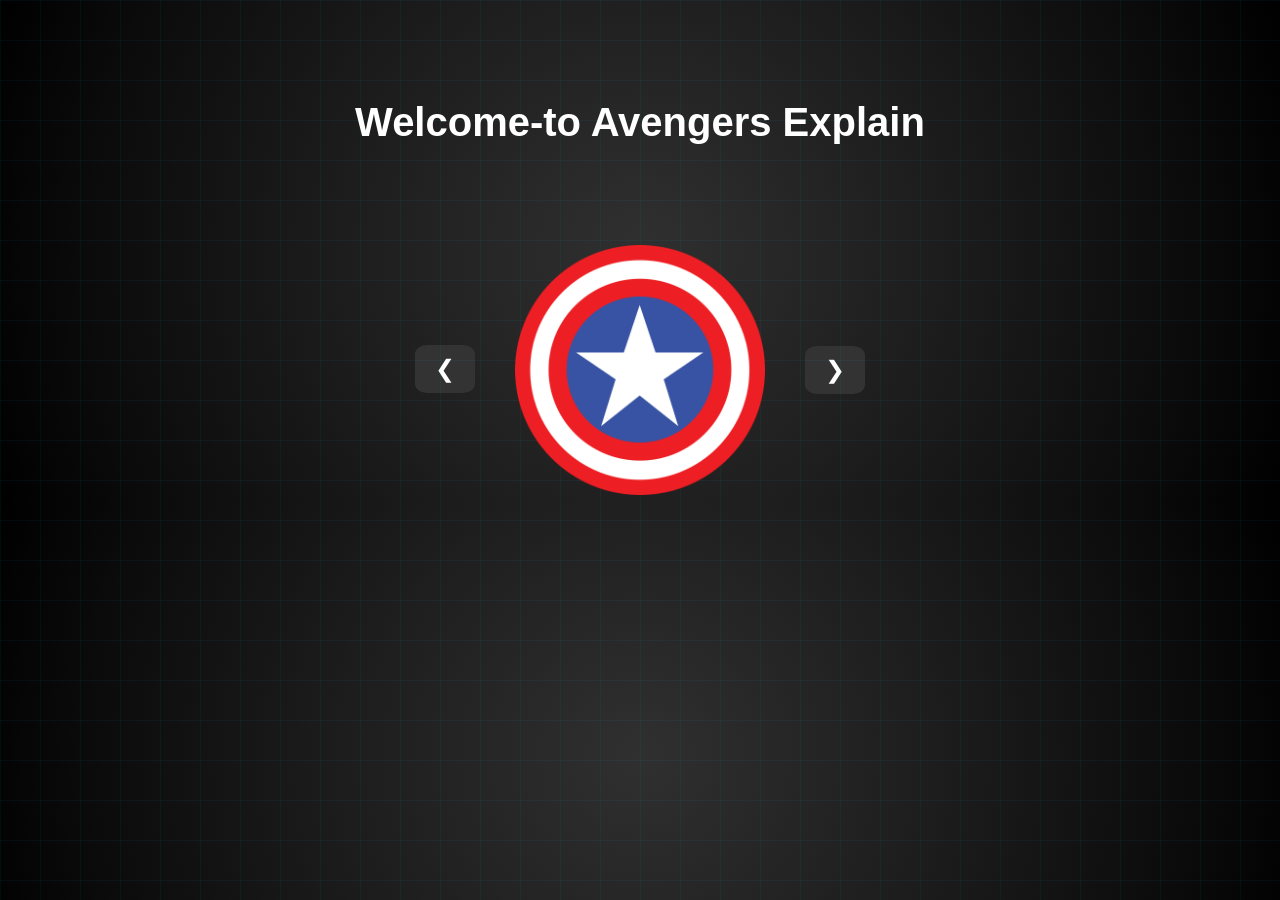
<file: index.html>
<!DOCTYPE html>
<html lang="pt-br">
<head>
  <meta charset="UTF-8">
  <meta name="viewport" content="width=device-width, initial-scale=1.0">
  <link rel="icon" type="image/png" href="icons8-vingadores.svg">
  <link rel="stylesheet" href="style.css">
  <title>Avengers Explain</title>
</head>
<body>
  <div class="welcome">
        <h1>Welcome-to Avengers Explain</h1>
  </div>
  <div class="homepage">
      <div class="carrossel-conteiner">
          <div class="esquerdo"><button class="btn-carrossel" id="btn-anterior">&#10094;</button></div>
          <div class="logos">
            <a href="./vingadores/capamerica.html"><img src="capamericalogo.png" alt="Capitão América" class="active"></a>
            <a href="./vingadores/gaviaoarq.html"><img src="gaviaoarqlogo.png" alt="gavião Arqueiro"></a>
            <a href="vingadores/hulk.html"><img src="hulklogo.png" alt="hulk"></a>
            <a href="./vingadores/spiderman.html"><img src="spiderlogo.png" alt="Homem-Aranha"></a>
            <a href="./vingadores/thor.html"><img src="thorlogo.png" alt="Thor"></a>
            <a href="./vingadores/viuvanegra.html"><img src="viuvanegralogo.png" alt="Viuva Negra"></a>
            <a href="./vingadores/ironman.html"><img src="ironmanhead.png" alt="Iron Man?"></a>
          </div>
          <div class="btn-direito"><button class="btn-carrossel" id="btn-proximo">&#10095;</button></div>
      </div>
  </div>
  <script src="script.js"></script>
</body>
</html>
</file>
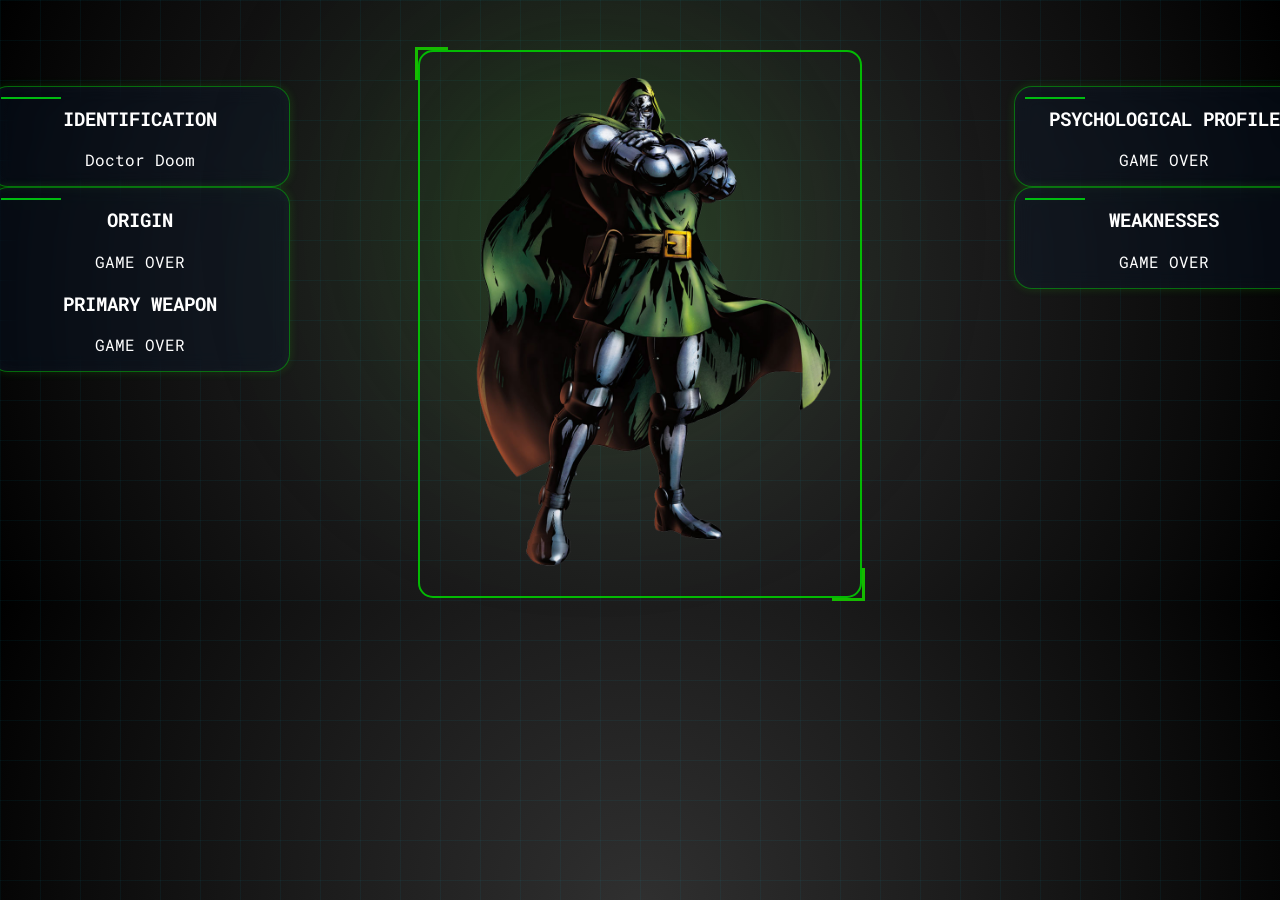
<file: doctor_doom/doom.html>
<!DOCTYPE html>
<html lang="en">
<head>
  <meta charset="UTF-8">
  <meta name="viewport" content="width=device-width, initial-scale=1.0">
  <link rel="preconnect" href="https://fonts.googleapis.com">
  <link rel="preconnect" href="https://fonts.gstatic.com" crossorigin>
  <link href="https://fonts.googleapis.com/css2?family=Roboto+Mono:ital,wght@0,100..700;1,100..700&display=swap" rel="stylesheet">
  <link rel="stylesheet" href="../doctor_doom/doom.css">
  <title>Captain America Explain</title>
</head>
<body>
  <div class="homepage">
    <div class="bll-esquerda">
      <div class="info-left">
        <div class="card-info">
          <h3>IDENTIFICATION</h3>

          <p>Doctor Doom</p>
        </div>
        <div class="card-info">
          <h3>ORIGIN</h3>
          <p class="origem">
            GAME OVER
          </p>
          <h3>PRIMARY WEAPON</h3>
          <p class="arma">
            GAME OVER
          </p>
        </div>
      </div>
    </div>
    <div class="logopers">
      <div class="scanner"><img src="doctordoom.png" alt="Homem de Ferro"></div>
    </div>
    <div class="bll-direita">
      <div class="info-right">
        <div class="card-info">
          <h3>PSYCHOLOGICAL PROFILE</h3>
          <p class="emocional">
            GAME OVER
      </div>
        <div class="card-info">
          <h3>WEAKNESSES</h3>
          <p class="fraqueza">
            GAME OVER
          </p>
        </div>
      </div>
    </div>
  </div>
</body>
</html>
</file>
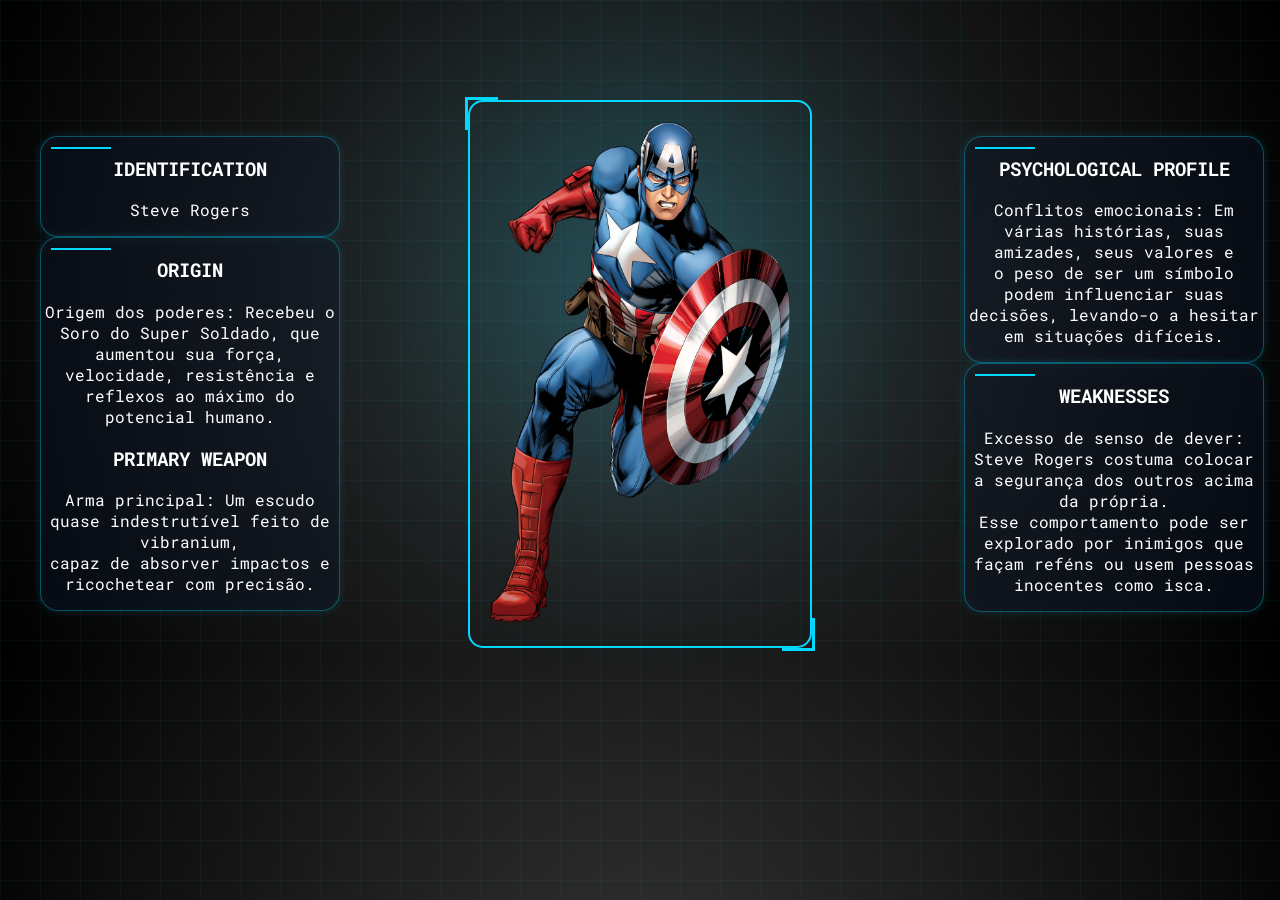
<file: vingadores/capamerica.html>
<!DOCTYPE html>
<html lang="en">
<head>
  <meta charset="UTF-8">
  <meta name="viewport" content="width=device-width, initial-scale=1.0">
  <link rel="preconnect" href="https://fonts.googleapis.com">
  <link rel="preconnect" href="https://fonts.gstatic.com" crossorigin>
  <link href="https://fonts.googleapis.com/css2?family=Roboto+Mono:ital,wght@0,100..700;1,100..700&display=swap" rel="stylesheet">
  <link rel="stylesheet" href="../vingadores_css/capamerica.css">
  <title>Captain America Explain</title>
</head>
<body>
  <div class="homepage">
    <div class="bll-esquerda">
      <div class="info-left">
        <div class="card-info">
          <h3>IDENTIFICATION</h3>

          <p>Steve Rogers</p>
        </div>
        <div class="card-info">
          <h3>ORIGIN</h3>
          <p class="origem">
            Origem dos poderes: Recebeu o Soro do Super Soldado, que aumentou sua força, 
            <br>velocidade, resistência e reflexos ao máximo do potencial humano.
          </p>
          <h3>PRIMARY WEAPON</h3>
          <p class="arma">
            Arma principal: Um escudo quase indestrutível feito de vibranium, 
            <br>capaz de absorver impactos e ricochetear com precisão.
          </p>
        </div>
      </div>
    </div>
    <div class="logopers">
      <div class="scanner"><img src="capamerica.png" alt="Captain America"></div>
    </div>
    <div class="bll-direita">
      <div class="info-right">
        <div class="card-info">
          <h3>PSYCHOLOGICAL PROFILE</h3>
          <p class="emocional">
            Conflitos emocionais: Em várias histórias, suas amizades, seus valores e 
            <br>o peso de ser um símbolo podem influenciar suas decisões, levando-o a hesitar em situações difíceis.
          </p>
      </div>
        <div class="card-info">
          <h3>WEAKNESSES</h3>
          <p class="fraqueza">
            Excesso de senso de dever: Steve Rogers costuma colocar a segurança dos outros acima da própria. 
            <br>Esse comportamento pode ser explorado por inimigos que façam reféns ou usem pessoas inocentes como isca.
          </p>
        </div>
      </div>
    </div>
  </div>
</body>
</html>
</file>
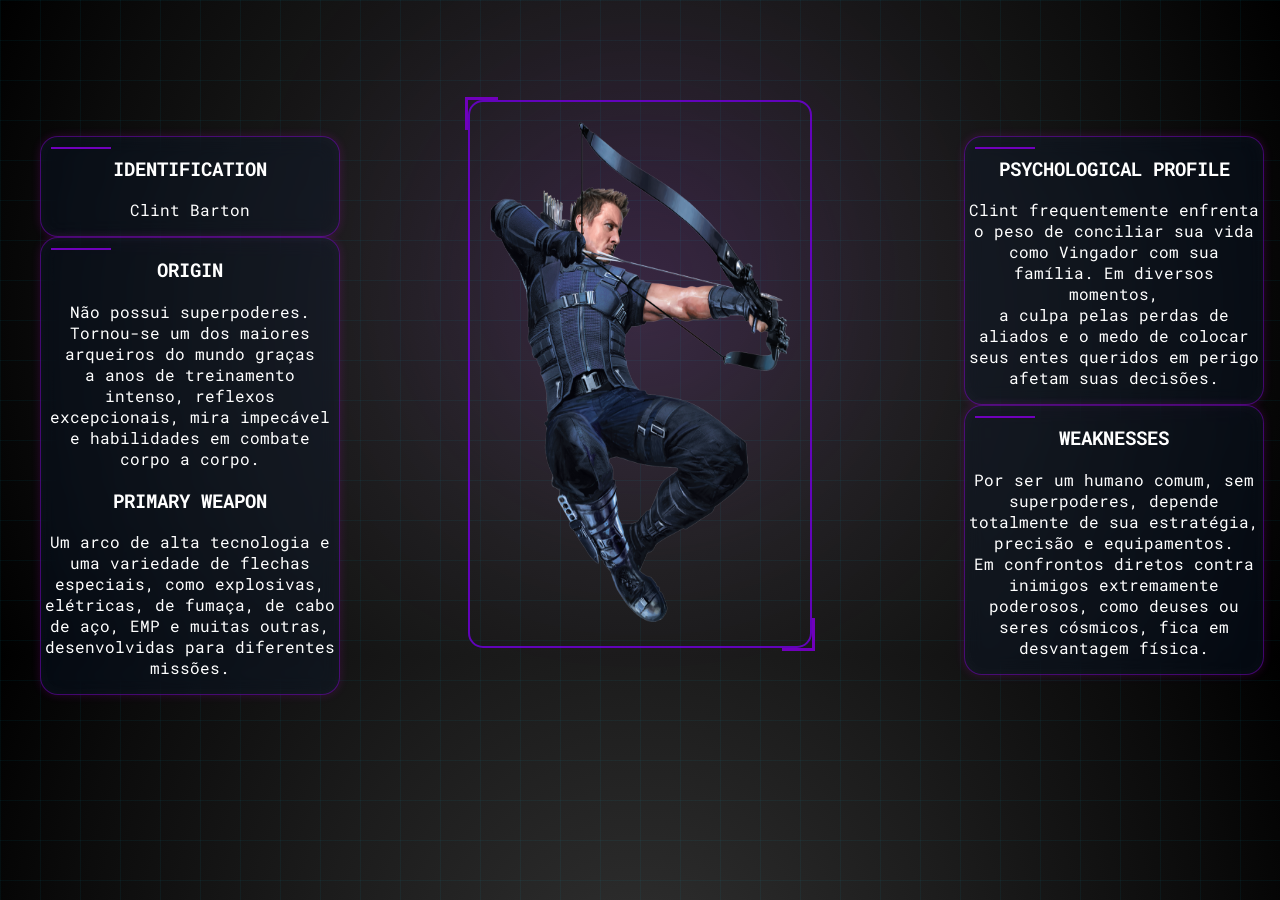
<file: vingadores/gaviaoarq.html>
<!DOCTYPE html>
<html lang="en">
<head>
  <meta charset="UTF-8">
  <meta name="viewport" content="width=device-width, initial-scale=1.0">
  <link rel="preconnect" href="https://fonts.googleapis.com">
  <link rel="preconnect" href="https://fonts.gstatic.com" crossorigin>
  <link href="https://fonts.googleapis.com/css2?family=Roboto+Mono:ital,wght@0,100..700;1,100..700&display=swap" rel="stylesheet">
  <link rel="stylesheet" href="../vingadores_css/gaviaoarq.css">
  <title>Captain America Explain</title>
</head>
<body>
  <div class="homepage">
    <div class="bll-esquerda">
      <div class="info-left">
        <div class="card-info">
          <h3>IDENTIFICATION</h3>

          <p>Clint Barton</p>
        </div>
        <div class="card-info">
          <h3>ORIGIN</h3>
          <p class="origem">
            Não possui superpoderes. Tornou-se um dos maiores arqueiros do mundo graças 
            <br>a anos de treinamento intenso, reflexos excepcionais, mira impecável e habilidades em combate corpo a corpo.
          </p>
          <h3>PRIMARY WEAPON</h3>
          <p class="arma">
            Um arco de alta tecnologia e uma variedade de flechas especiais, como explosivas, elétricas, de fumaça, de cabo 
            <br>de aço, EMP e muitas outras, desenvolvidas para diferentes missões.
          </p>
        </div>
      </div>
    </div>
    <div class="logopers">
      <div class="scanner"><img src="gaviaoarq.png" alt="gavião Arqueiro"></div>
    </div>
    <div class="bll-direita">
      <div class="info-right">
        <div class="card-info">
          <h3>PSYCHOLOGICAL PROFILE</h3>
          <p class="emocional">
            Clint frequentemente enfrenta o peso de conciliar sua vida como Vingador com sua família. Em diversos momentos, 
            <br>a culpa pelas perdas de aliados e o medo de colocar seus entes queridos em perigo afetam suas decisões.
      </div>
        <div class="card-info">
          <h3>WEAKNESSES</h3>
          <p class="fraqueza">
            Por ser um humano comum, sem superpoderes, depende totalmente de sua estratégia, precisão e equipamentos. 
            <br>Em confrontos diretos contra inimigos extremamente poderosos, como deuses ou seres cósmicos, fica em desvantagem física.
          </p>
        </div>
      </div>
    </div>
  </div>
</body>
</html>
</file>
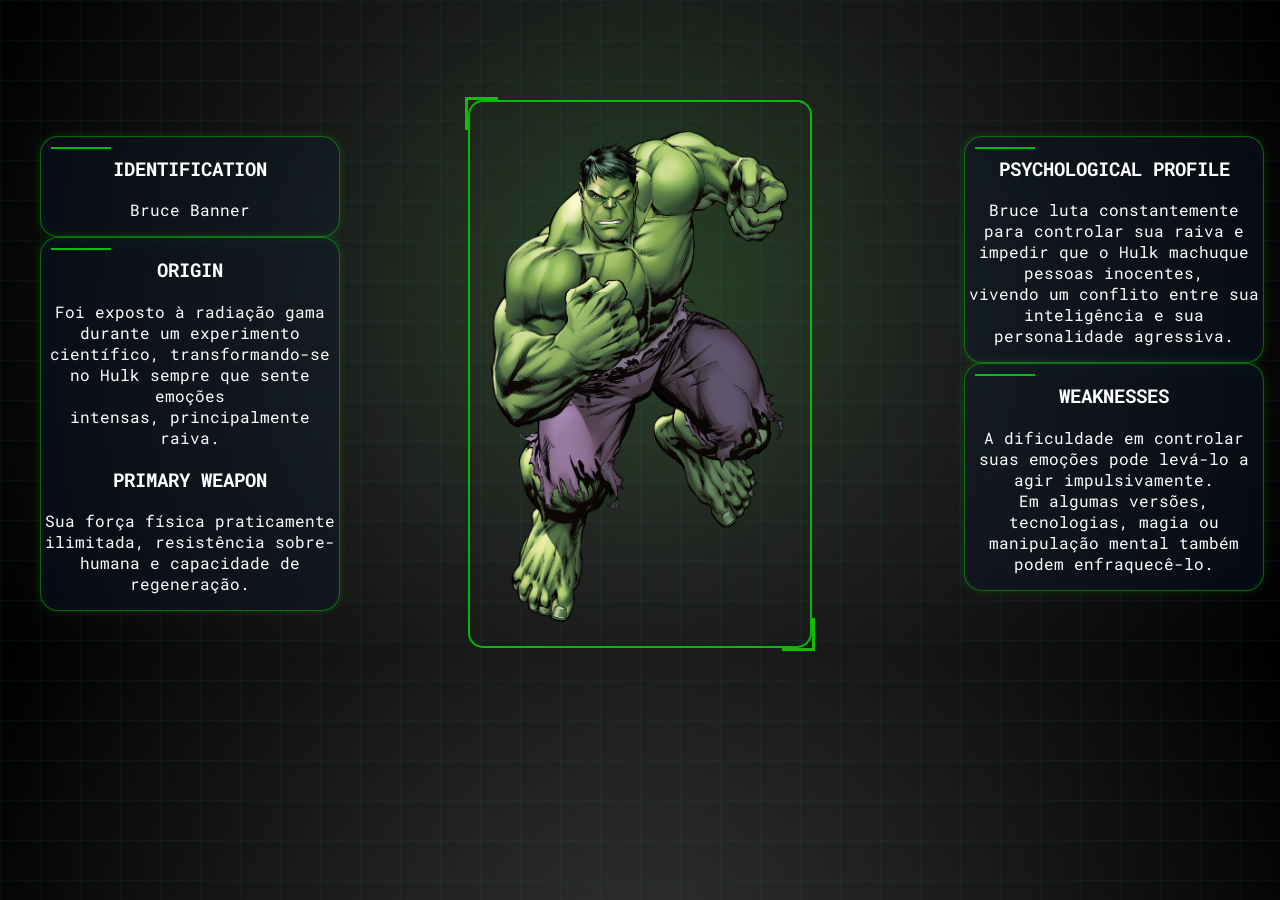
<file: vingadores/hulk.html>
<!DOCTYPE html>
<html lang="en">
<head>
  <meta charset="UTF-8">
  <meta name="viewport" content="width=device-width, initial-scale=1.0">
  <link rel="preconnect" href="https://fonts.googleapis.com">
  <link rel="preconnect" href="https://fonts.gstatic.com" crossorigin>
  <link href="https://fonts.googleapis.com/css2?family=Roboto+Mono:ital,wght@0,100..700;1,100..700&display=swap" rel="stylesheet">
  <link rel="stylesheet" href="../vingadores_css/hulk.css">
  <title>Captain America Explain</title>
</head>
<body>
  <div class="homepage">
    <div class="bll-esquerda">
      <div class="info-left">
        <div class="card-info">
          <h3>IDENTIFICATION</h3>

          <p>Bruce Banner</p>
        </div>
        <div class="card-info">
          <h3>ORIGIN</h3>
          <p class="origem">
            Foi exposto à radiação gama durante um experimento científico, transformando-se no Hulk sempre que sente emoções
          <br> intensas, principalmente raiva.
          </p>
          <h3>PRIMARY WEAPON</h3>
          <p class="arma">
            Sua força física praticamente ilimitada, resistência sobre-humana e capacidade de regeneração.
          </p>
        </div>
      </div>
    </div>
    <div class="logopers">
      <div class="scanner"><img src="hulk.png" alt="Hulk"></div>
    </div>
    <div class="bll-direita">
      <div class="info-right">
        <div class="card-info">
          <h3>PSYCHOLOGICAL PROFILE</h3>
          <p class="emocional">
            Bruce luta constantemente para controlar sua raiva e impedir que o Hulk machuque pessoas inocentes,
            <br> vivendo um conflito entre sua inteligência e sua personalidade agressiva.
      </div>
        <div class="card-info">
          <h3>WEAKNESSES</h3>
          <p class="fraqueza">
            A dificuldade em controlar suas emoções pode levá-lo a agir impulsivamente. 
            <br>Em algumas versões, tecnologias, magia ou manipulação mental também podem enfraquecê-lo.
          </p>
        </div>
      </div>
    </div>
  </div>
</body>
</html>
</file>
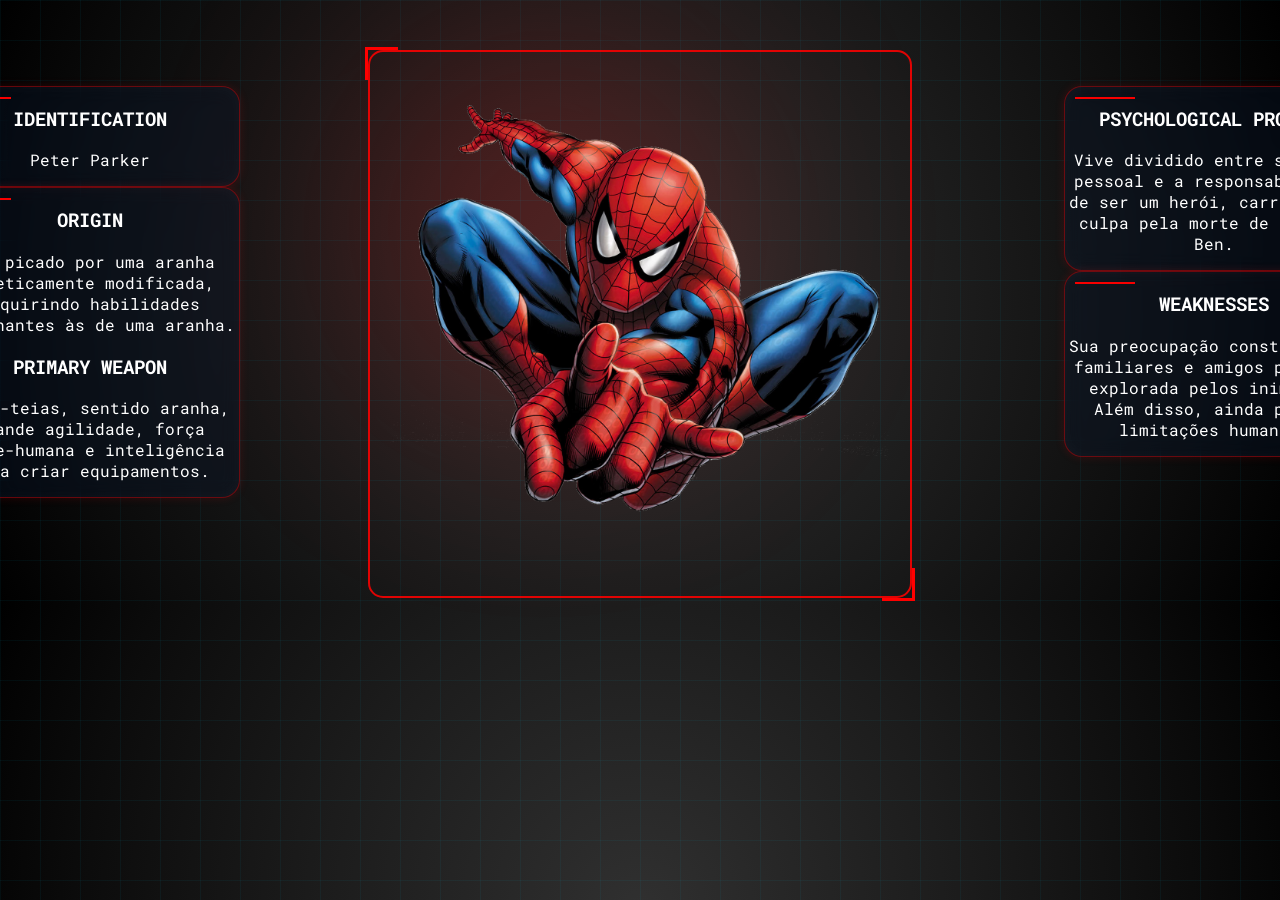
<file: vingadores/spiderman.html>
<!DOCTYPE html>
<html lang="en">
<head>
  <meta charset="UTF-8">
  <meta name="viewport" content="width=device-width, initial-scale=1.0">
  <link rel="preconnect" href="https://fonts.googleapis.com">
  <link rel="preconnect" href="https://fonts.gstatic.com" crossorigin>
  <link href="https://fonts.googleapis.com/css2?family=Roboto+Mono:ital,wght@0,100..700;1,100..700&display=swap" rel="stylesheet">
  <link rel="stylesheet" href="../vingadores_css/spiderman.css">
  <title>Captain America Explain</title>
</head>
<body>
  <div class="homepage">
    <div class="bll-esquerda">
      <div class="info-left">
        <div class="card-info">
          <h3>IDENTIFICATION</h3>

          <p>Peter Parker</p>
        </div>
        <div class="card-info">
          <h3>ORIGIN</h3>
          <p class="origem">
            Foi picado por uma aranha geneticamente modificada, adquirindo habilidades semelhantes às de uma aranha.
          </p>
          <h3>PRIMARY WEAPON</h3>
          <p class="arma">
            Lança-teias, sentido aranha, grande agilidade, força sobre-humana e inteligência para criar equipamentos.
          </p>
        </div>
      </div>
    </div>
    <div class="logopers">
      <div class="scanner"><img src="spiderman.png" alt="Homem-Aranha"></div>
    </div>
    <div class="bll-direita">
      <div class="info-right">
        <div class="card-info">
          <h3>PSYCHOLOGICAL PROFILE</h3>
          <p class="emocional">
            Vive dividido entre sua vida pessoal e a responsabilidade de ser um herói, carregando a culpa pela morte de seu tio Ben.
      </div>
        <div class="card-info">
          <h3>WEAKNESSES</h3>
          <p class="fraqueza">
            Sua preocupação constante com familiares e amigos pode ser explorada pelos inimigos. Além disso, ainda possui limitações humanas.
          </p>
        </div>
      </div>
    </div>
  </div>
</body>
</html>
</file>
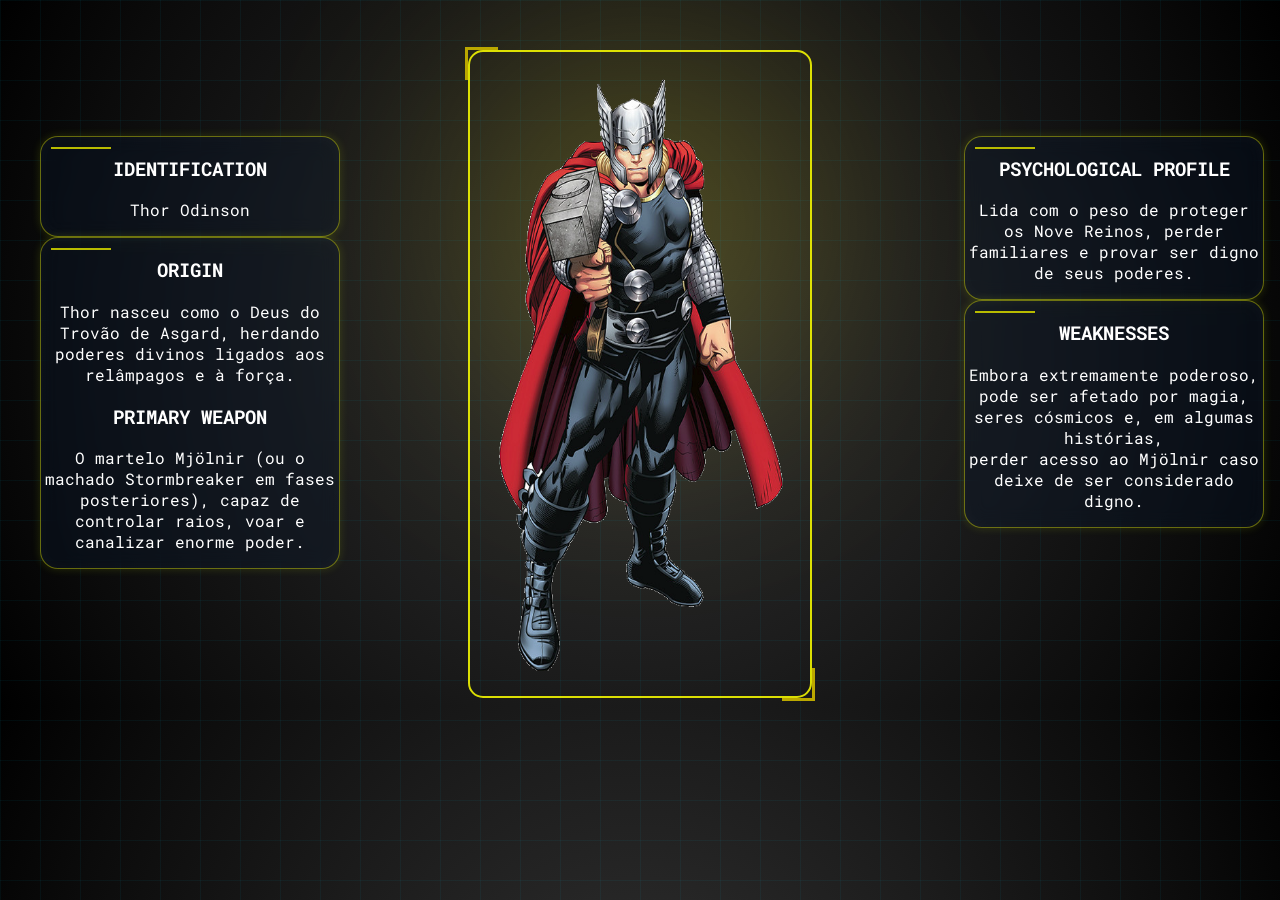
<file: vingadores/thor.html>
<!DOCTYPE html>
<html lang="en">
<head>
  <meta charset="UTF-8">
  <meta name="viewport" content="width=device-width, initial-scale=1.0">
  <link rel="preconnect" href="https://fonts.googleapis.com">
  <link rel="preconnect" href="https://fonts.gstatic.com" crossorigin>
  <link href="https://fonts.googleapis.com/css2?family=Roboto+Mono:ital,wght@0,100..700;1,100..700&display=swap" rel="stylesheet">
  <link rel="stylesheet" href="../vingadores_css/thor.css">
  <title>Captain America Explain</title>
</head>
<body>
  <div class="homepage">
    <div class="bll-esquerda">
      <div class="info-left">
        <div class="card-info">
          <h3>IDENTIFICATION</h3>

          <p>Thor Odinson</p>
        </div>
        <div class="card-info">
          <h3>ORIGIN</h3>
          <p class="origem">
            Thor nasceu como o Deus do Trovão de Asgard, herdando poderes divinos ligados aos relâmpagos e à força.
          </p>
          <h3>PRIMARY WEAPON</h3>
          <p class="arma">
            O martelo Mjölnir (ou o machado Stormbreaker em fases posteriores), capaz de controlar raios, voar e canalizar enorme poder.
          </p>
        </div>
      </div>
    </div>
    <div class="logopers">
      <div class="scanner"><img src="thor.png" alt="Thor"></div>
    </div>
    <div class="bll-direita">
      <div class="info-right">
        <div class="card-info">
          <h3>PSYCHOLOGICAL PROFILE</h3>
          <p class="emocional">
            Lida com o peso de proteger os Nove Reinos, perder familiares e provar ser digno de seus poderes.
      </div>
        <div class="card-info">
          <h3>WEAKNESSES</h3>
          <p class="fraqueza">
            Embora extremamente poderoso, pode ser afetado por magia, seres cósmicos e, em algumas histórias,
            <br> perder acesso ao Mjölnir caso deixe de ser considerado digno.
        </div>
      </div>
    </div>
  </div>
</body>
</html>
</file>
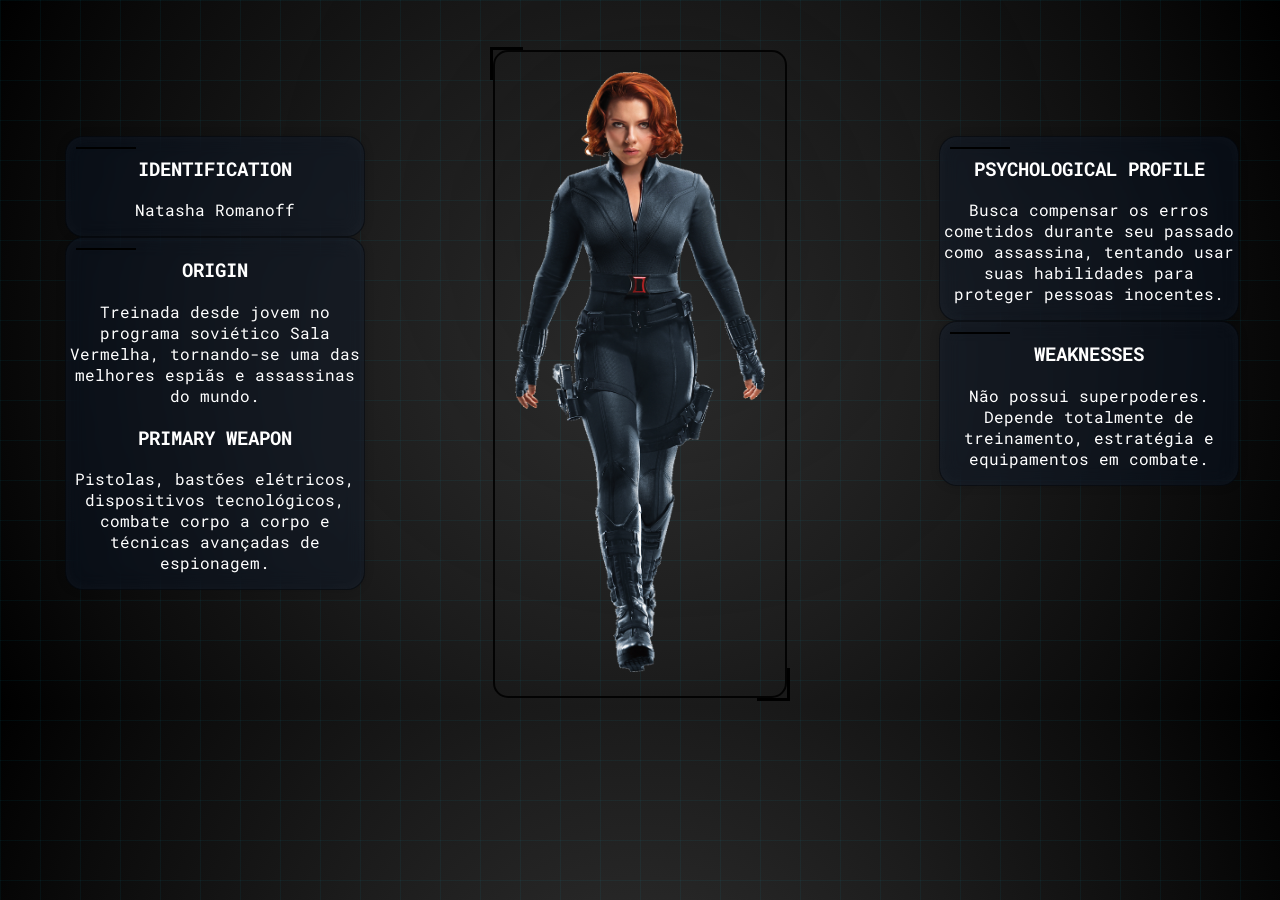
<file: vingadores/viuvanegra.html>
<!DOCTYPE html>
<html lang="en">
<head>
  <meta charset="UTF-8">
  <meta name="viewport" content="width=device-width, initial-scale=1.0">
  <link rel="preconnect" href="https://fonts.googleapis.com">
  <link rel="preconnect" href="https://fonts.gstatic.com" crossorigin>
  <link href="https://fonts.googleapis.com/css2?family=Roboto+Mono:ital,wght@0,100..700;1,100..700&display=swap" rel="stylesheet">
  <link rel="stylesheet" href="../vingadores_css/viuvanegra.css">
  <title>Captain America Explain</title>
</head>
<body>
  <div class="homepage">
    <div class="bll-esquerda">
      <div class="info-left">
        <div class="card-info">
          <h3>IDENTIFICATION</h3>

          <p>Natasha Romanoff</p>
        </div>
        <div class="card-info">
          <h3>ORIGIN</h3>
          <p class="origem">
            Treinada desde jovem no programa soviético Sala Vermelha, tornando-se uma das melhores espiãs e assassinas do mundo.
          </p>
          <h3>PRIMARY WEAPON</h3>
          <p class="arma">
            Pistolas, bastões elétricos, dispositivos tecnológicos, combate corpo a corpo e técnicas avançadas de espionagem.
          </p>
        </div>
      </div>
    </div>
    <div class="logopers">
      <div class="scanner"><img src="viuvanegra.png" alt="Viuva Negra"></div>
    </div>
    <div class="bll-direita">
      <div class="info-right">
        <div class="card-info">
          <h3>PSYCHOLOGICAL PROFILE</h3>
          <p class="emocional">
            Busca compensar os erros cometidos durante seu passado como assassina, tentando usar suas habilidades para proteger pessoas inocentes.
      </div>
        <div class="card-info">
          <h3>WEAKNESSES</h3>
          <p class="fraqueza">
            Não possui superpoderes. Depende totalmente de treinamento, estratégia e equipamentos em combate.
        </div>
      </div>
    </div>
  </div>
</body>
</html>
</file>
<file: style.css>
@keyframes surgirTitulo {
    from {
        opacity: 0;
        transform: translateY(-80px);
    }
    to {
        opacity: 1;
        transform: translateY(0);
    }
}

@keyframes surgirLogos {
    from {
        opacity: 0;
        transform: translateY(80px);
    }
    to {
        opacity: 1;
        transform: translateY(0);
    }
}

body {
  background: radial-gradient(circle at center,
        #303030 0%,
        #1c1c1c 45%,
        #0b0b0b 80%,
        #000 100%);
}

body::before{

    content:"";

    position:fixed;

    inset:0;

    background-image:

        linear-gradient(rgba(0,217,255,.05) 1px, transparent 1px),

        linear-gradient(90deg, rgba(0,217,255,.05) 1px, transparent 1px);

    background-size:40px 40px;

    pointer-events:none;
}

img {
    height: 200px;
    width: 200px;
}

.welcome {
    color: white;
    text-align: center;
    margin-top: 100px;
    font-size: 20px; 
    font-family: Arial, sans-serif;
    opacity: 0;
    transform: translateY(-80px);
    animation: surgirTitulo 1s ease-out forwards; 
}

.homepage {
    margin-top: 100px;
}

.esquerdo {
    height: 50px;
    width: 60px;
}

.direito {
    height: 50px;
    width: 60px;
}

.carrossel-conteiner {
    display: flex;
    flex-direction: row;
    flex-wrap: nowrap;
    justify-content: center;
    align-items: center;
    gap: 40px;
}

.logos {
    display: flex;
    justify-content: center;
    align-items: center;
    width: 250px;
    height: 250px;
    margin: 0;
    opacity: 0;
    transform: translateY(80px);
    animation: surgirLogos 1s ease-out forwards;
    animation-delay: 0.4s; 
}

.logos img {
    display: none;
    width: 250px;
    height: 250px;
    object-fit: contain;
}

.logos img.active {
    display: block;
}

.btn-carrossel {
    background-color: #333;
    color: white;
    border: none;
    font-size: 24px;
    padding: 10px 20px;
    cursor: pointer;
    border-radius: 20%;
    transition: background 0.3s ease;
}

.btn-carrossel:hover {
    background-color: #ff0000;
}

/* Configurações para telas de celular (até 768px de largura) */
@media (max-width: 768px) {
    .carrossel-conteiner {
        gap: 15px; /* Diminui o espaço entre os botões e a imagem */
    }

    .logos {
        width: 180px;  /* Reduz o tamanho do container no celular */
        height: 180px;
    }

    .logos img {
        width: 100%;   /* Faz a imagem ocupar o tamanho total do container */
        height: 100%;
    }

    .btn-carrossel {
        font-size: 18px; /* Diminui um pouco o tamanho dos botões */
        padding: 8px 15px;
    }
}
</file>
<file: doctor_doom/doom.css>
@keyframes surgirTitulo {
    from {
        opacity: 0;
        transform: translateY(-80px);
    }
    to {
        opacity: 1;
        transform: translateY(0);
    }
}

@keyframes surgirLogos {
    from {
        opacity: 0;
        transform: translateY(80px);
    }
    to {
        opacity: 1;
        transform: translateY(0);
    }
}

body {
  background: radial-gradient(circle at center,
        #303030 0%,
        #1c1c1c 45%,
        #0b0b0b 80%,
        #000 100%);
}

body::before{

    content:"";

    position:fixed;

    inset:0;

    background-image:

        linear-gradient(rgba(0,217,255,.05) 1px, transparent 1px),

        linear-gradient(90deg, rgba(0,217,255,.05) 1px, transparent 1px);

    background-size:40px 40px;

    pointer-events:none;
}

.homepage {
  margin-top: 50px;
  display: flex;
  flex-direction: row;
  flex-wrap: nowrap;
  justify-content: center;
  align-items: center;
  gap: 40px;
}

.logopers img {
  height: 500px;
  width: 400px;
}

.logopers{
    position:relative;
    opacity: 0;
    transform: translateY(-80px);
    animation: surgirTitulo 1s ease-out forwards; 
}

.logopers::before{

    content:"";

    position:absolute;

    width:350px;

    height:350px;

    background:#129606;

    border-radius:50%;

    filter:blur(120px);

    opacity:.25;

    z-index:-1;
}

.scanner{
    padding:20px;
    border:2px solid #00d300de;
    border-radius:15px;
    position:relative;
}

.scanner::before,
.scanner::after{
    content:"";
    position:absolute;
    width:30px;
    height:30px;
    border:3px solid #16bb00;
}

.scanner::before{
    top:-5px;
    left:-5px;
    border-right:none;
    border-bottom:none;
}

.scanner::after{
    bottom:-5px;
    right:-5px;
    border-top:none;
    border-left:none;
}

.card-info{
    background: rgba(10,25,47,.35);
    border:1px solid rgba(0, 255, 0, 0.39);

    backdrop-filter: blur(10px);

    box-shadow:
        0 0 10px rgba(51, 255, 0, 0.15),
        inset 0 0 15px rgba(255,255,255,.03);

    border-radius:18px;
    transform: translateY(80px);
    animation: surgirLogos 1s ease-out forwards;
    animation-delay: 0.4s; 
}

.card-info:hover{

    border-color:#25b800;

    box-shadow:
        0 0 15px #07c700,
        0 0 35px rgba(43, 255, 0, 0.35);
}

.card-info::before{

    content:"";

    position:absolute;

    top:10px;

    left:10px;

    width:60px;

    height:2px;

    background:#00bb10;
}

.bll-esquerda {
  height: 500px;
  width: 300px;
  display: flex;
  flex-direction: column;
  justify-content: space-between;
  margin-right: 100px;
  border-radius: 20px;
}

.bll-esquerda .info-left{
  height: 500px;
  width: 300px;
  border-radius: 20px;
  padding: 12px;
  color: white;
  text-align: center;
  font-size: 16px; 
  font-family: "Roboto Mono", monospace;
  font-optical-sizing: auto;
  font-style: normal;
}

.infos2 {
  color: white;
}

.infos3 {
  display: flex;
  flex-direction: column;
  justify-content: center;
  align-items: center;
}

.bll-direita {
  height: 500px;
  width: 300px;
  margin-left: 100px;
  border-radius: 20px;
  display: flex;
  flex-direction: column;
  justify-content: space-between;
}

.bll-direita .info-right{
  height: 500px;
  width: 300px;
  border-radius: 20px;
  padding: 12px;
  color: white;
  text-align: center;
  font-size: 16px; 
  font-family: "Roboto Mono", monospace;
  font-optical-sizing: auto;
  font-style: normal;
}

.infos4 {
  color: white;
  display: flex;
  flex-direction: column;
  justify-content: center;
  align-items: center;
  text-align: center;
  font-size: 16px; 
  font-family: "Roboto Mono", monospace;
  font-optical-sizing: auto;
  font-style: normal;
}

.infos5 {
  color: white;
  display: flex;
  flex-direction: column;
  justify-content: center;
  align-items: center;
  text-align: center;
  font-size: 16px; 
  font-family: "Roboto Mono", monospace;
  font-optical-sizing: auto;
  font-style: normal;
}


/* Configurações para telas de celular (até 900px de largura) */
@media (max-width: 900px) {
    .homepage {
        flex-direction: column; /* Muda o alinhamento de linha para coluna */
        padding: 20px;
        gap: 20px;
    }

    /* Remove as margens laterais que empurravam o conteúdo */
    .bll-esquerda, 
    .bll-direita {
        margin-left: 0;
        margin-right: 0;
        width: 100%;      /* Faz as caixas ocuparem a largura total da tela */
        height: auto;     /* Permite que a altura se ajuste ao texto */
    }

    .bll-esquerda .info-left,
    .bll-direita .info-right {
        width: 100%;
        height: auto;
        display: flex;
        flex-direction: column;
        gap: 20px;       /* Cria um espaçamento entre os cards */
    }

    .logopers img {
        width: 100%;     /* Faz a imagem do personagem se ajustar à tela */
        max-width: 300px; /* Impede que ela fique gigante */
        height: auto;
    }

    .logopers::before {
        width: 200px;    /* Diminui a bola brilhante de fundo para não vazar */
        height: 200px;
    }
}
</file>
<file: vingadores_css/capamerica.css>
body {
  background: radial-gradient(circle at center,
        #303030 0%,
        #1c1c1c 45%,
        #0b0b0b 80%,
        #000 100%);
}

body::before{

    content:"";

    position:fixed;

    inset:0;

    background-image:

        linear-gradient(rgba(0,217,255,.05) 1px, transparent 1px),

        linear-gradient(90deg, rgba(0,217,255,.05) 1px, transparent 1px);

    background-size:40px 40px;

    pointer-events:none;
}

.homepage {
  margin-top: 100px;
  display: flex;
  flex-direction: row;
  flex-wrap: nowrap;
  justify-content: center;
  align-items: center;
  gap: 40px;
}

.logopers img {
  height: 500px;
  width: 300px;
}

.logopers{

    position:relative;
}

.logopers::before{

    content:"";

    position:absolute;

    width:350px;

    height:350px;

    background:#00d9ff;

    border-radius:50%;

    filter:blur(120px);

    opacity:.25;

    z-index:-1;
}

.scanner{
    padding:20px;
    border:2px solid #00d9ff;
    border-radius:15px;
    position:relative;
}

.scanner::before,
.scanner::after{
    content:"";
    position:absolute;
    width:30px;
    height:30px;
    border:3px solid #00d9ff;
}

.scanner::before{
    top:-5px;
    left:-5px;
    border-right:none;
    border-bottom:none;
}

.scanner::after{
    bottom:-5px;
    right:-5px;
    border-top:none;
    border-left:none;
}

.card-info{
    background: rgba(10,25,47,.35);
    border:1px solid rgba(0,217,255,.35);

    backdrop-filter: blur(10px);

    box-shadow:
        0 0 10px rgba(0,217,255,.15),
        inset 0 0 15px rgba(255,255,255,.03);

    border-radius:18px;
}

.card-info:hover{

    border-color:#00d9ff;

    box-shadow:
        0 0 15px #00d9ff,
        0 0 35px rgba(0,217,255,.35);
}

.card-info::before{

    content:"";

    position:absolute;

    top:10px;

    left:10px;

    width:60px;

    height:2px;

    background:#00d9ff;
}

.bll-esquerda {
  height: 500px;
  width: 300px;
  display: flex;
  flex-direction: column;
  justify-content: space-between;
  margin-right: 100px;
  border-radius: 20px;
}

.bll-esquerda .info-left{
  height: 500px;
  width: 300px;
  border-radius: 20px;
  padding: 12px;
  color: white;
  text-align: center;
  font-size: 16px; 
  font-family: "Roboto Mono", monospace;
  font-optical-sizing: auto;
  font-style: normal;
}

.infos2 {
  color: white;
}

.infos3 {
  display: flex;
  flex-direction: column;
  justify-content: center;
  align-items: center;
}

.bll-direita {
  height: 500px;
  width: 300px;
  margin-left: 100px;
  border-radius: 20px;
  display: flex;
  flex-direction: column;
  justify-content: space-between;
}

.bll-direita .info-right{
  height: 500px;
  width: 300px;
  border-radius: 20px;
  padding: 12px;
  color: white;
  text-align: center;
  font-size: 16px; 
  font-family: "Roboto Mono", monospace;
  font-optical-sizing: auto;
  font-style: normal;
}

.infos4 {
  color: white;
  display: flex;
  flex-direction: column;
  justify-content: center;
  align-items: center;
  text-align: center;
  font-size: 16px; 
  font-family: "Roboto Mono", monospace;
  font-optical-sizing: auto;
  font-style: normal;
}

.infos5 {
  color: white;
  display: flex;
  flex-direction: column;
  justify-content: center;
  align-items: center;
  text-align: center;
  font-size: 16px; 
  font-family: "Roboto Mono", monospace;
  font-optical-sizing: auto;
  font-style: normal;
}
</file>
<file: vingadores_css/gaviaoarq.css>
body {
  background: radial-gradient(circle at center,
        #303030 0%,
        #1c1c1c 45%,
        #0b0b0b 80%,
        #000 100%);
}

body::before{

    content:"";

    position:fixed;

    inset:0;

    background-image:

        linear-gradient(rgba(0,217,255,.05) 1px, transparent 1px),

        linear-gradient(90deg, rgba(0,217,255,.05) 1px, transparent 1px);

    background-size:40px 40px;

    pointer-events:none;
}

.homepage {
  margin-top: 100px;
  display: flex;
  flex-direction: row;
  flex-wrap: nowrap;
  justify-content: center;
  align-items: center;
  gap: 40px;
}

.logopers img {
  height: 500px;
  width: 300px;
}

.logopers{

    position:relative;
}

.logopers::before{

    content:"";

    position:absolute;

    width:350px;

    height:350px;

    background:#610696;

    border-radius:50%;

    filter:blur(120px);

    opacity:.25;

    z-index:-1;
}

.scanner{
    padding:20px;
    border:2px solid #6d00d3de;
    border-radius:15px;
    position:relative;
}

.scanner::before,
.scanner::after{
    content:"";
    position:absolute;
    width:30px;
    height:30px;
    border:3px solid #7000bb;
}

.scanner::before{
    top:-5px;
    left:-5px;
    border-right:none;
    border-bottom:none;
}

.scanner::after{
    bottom:-5px;
    right:-5px;
    border-top:none;
    border-left:none;
}

.card-info{
    background: rgba(10,25,47,.35);
    border:1px solid rgba(162, 0, 255, 0.39);

    backdrop-filter: blur(10px);

    box-shadow:
        0 0 10px rgba(255, 0, 255, 0.15),
        inset 0 0 15px rgba(255,255,255,.03);

    border-radius:18px;
}

.card-info:hover{

    border-color:#6e00b8;

    box-shadow:
        0 0 15px #7700c7,
        0 0 35px rgba(0,217,255,.35);
}

.card-info::before{

    content:"";

    position:absolute;

    top:10px;

    left:10px;

    width:60px;

    height:2px;

    background:#7000bb;
}

.bll-esquerda {
  height: 500px;
  width: 300px;
  display: flex;
  flex-direction: column;
  justify-content: space-between;
  margin-right: 100px;
  border-radius: 20px;
}

.bll-esquerda .info-left{
  height: 500px;
  width: 300px;
  border-radius: 20px;
  padding: 12px;
  color: white;
  text-align: center;
  font-size: 16px; 
  font-family: "Roboto Mono", monospace;
  font-optical-sizing: auto;
  font-style: normal;
}

.infos2 {
  color: white;
}

.infos3 {
  display: flex;
  flex-direction: column;
  justify-content: center;
  align-items: center;
}

.bll-direita {
  height: 500px;
  width: 300px;
  margin-left: 100px;
  border-radius: 20px;
  display: flex;
  flex-direction: column;
  justify-content: space-between;
}

.bll-direita .info-right{
  height: 500px;
  width: 300px;
  border-radius: 20px;
  padding: 12px;
  color: white;
  text-align: center;
  font-size: 16px; 
  font-family: "Roboto Mono", monospace;
  font-optical-sizing: auto;
  font-style: normal;
}

.infos4 {
  color: white;
  display: flex;
  flex-direction: column;
  justify-content: center;
  align-items: center;
  text-align: center;
  font-size: 16px; 
  font-family: "Roboto Mono", monospace;
  font-optical-sizing: auto;
  font-style: normal;
}

.infos5 {
  color: white;
  display: flex;
  flex-direction: column;
  justify-content: center;
  align-items: center;
  text-align: center;
  font-size: 16px; 
  font-family: "Roboto Mono", monospace;
  font-optical-sizing: auto;
  font-style: normal;
}


/* Configurações para telas de celular (até 900px de largura) */
@media (max-width: 900px) {
    .homepage {
        flex-direction: column; /* Muda o alinhamento de linha para coluna */
        padding: 20px;
        gap: 20px;
    }

    /* Remove as margens laterais que empurravam o conteúdo */
    .bll-esquerda, 
    .bll-direita {
        margin-left: 0;
        margin-right: 0;
        width: 100%;      /* Faz as caixas ocuparem a largura total da tela */
        height: auto;     /* Permite que a altura se ajuste ao texto */
    }

    .bll-esquerda .info-left,
    .bll-direita .info-right {
        width: 100%;
        height: auto;
        display: flex;
        flex-direction: column;
        gap: 20px;       /* Cria um espaçamento entre os cards */
    }

    .logopers img {
        width: 100%;     /* Faz a imagem do personagem se ajustar à tela */
        max-width: 300px; /* Impede que ela fique gigante */
        height: auto;
    }

    .logopers::before {
        width: 200px;    /* Diminui a bola brilhante de fundo para não vazar */
        height: 200px;
    }
}
</file>
<file: vingadores_css/hulk.css>
body {
  background: radial-gradient(circle at center,
        #303030 0%,
        #1c1c1c 45%,
        #0b0b0b 80%,
        #000 100%);
}

body::before{

    content:"";

    position:fixed;

    inset:0;

    background-image:

        linear-gradient(rgba(0,217,255,.05) 1px, transparent 1px),

        linear-gradient(90deg, rgba(0,217,255,.05) 1px, transparent 1px);

    background-size:40px 40px;

    pointer-events:none;
}

.homepage {
  margin-top: 100px;
  display: flex;
  flex-direction: row;
  flex-wrap: nowrap;
  justify-content: center;
  align-items: center;
  gap: 40px;
}

.logopers img {
  height: 500px;
  width: 300px;
}

.logopers{

    position:relative;
}

.logopers::before{

    content:"";

    position:absolute;

    width:350px;

    height:350px;

    background:#129606;

    border-radius:50%;

    filter:blur(120px);

    opacity:.25;

    z-index:-1;
}

.scanner{
    padding:20px;
    border:2px solid #00d300de;
    border-radius:15px;
    position:relative;
}

.scanner::before,
.scanner::after{
    content:"";
    position:absolute;
    width:30px;
    height:30px;
    border:3px solid #16bb00;
}

.scanner::before{
    top:-5px;
    left:-5px;
    border-right:none;
    border-bottom:none;
}

.scanner::after{
    bottom:-5px;
    right:-5px;
    border-top:none;
    border-left:none;
}

.card-info{
    background: rgba(10,25,47,.35);
    border:1px solid rgba(0, 255, 0, 0.39);

    backdrop-filter: blur(10px);

    box-shadow:
        0 0 10px rgba(51, 255, 0, 0.15),
        inset 0 0 15px rgba(255,255,255,.03);

    border-radius:18px;
}

.card-info:hover{

    border-color:#25b800;

    box-shadow:
        0 0 15px #07c700,
        0 0 35px rgba(43, 255, 0, 0.35);
}

.card-info::before{

    content:"";

    position:absolute;

    top:10px;

    left:10px;

    width:60px;

    height:2px;

    background:#00bb10;
}

.bll-esquerda {
  height: 500px;
  width: 300px;
  display: flex;
  flex-direction: column;
  justify-content: space-between;
  margin-right: 100px;
  border-radius: 20px;
}

.bll-esquerda .info-left{
  height: 500px;
  width: 300px;
  border-radius: 20px;
  padding: 12px;
  color: white;
  text-align: center;
  font-size: 16px; 
  font-family: "Roboto Mono", monospace;
  font-optical-sizing: auto;
  font-style: normal;
}

.infos2 {
  color: white;
}

.infos3 {
  display: flex;
  flex-direction: column;
  justify-content: center;
  align-items: center;
}

.bll-direita {
  height: 500px;
  width: 300px;
  margin-left: 100px;
  border-radius: 20px;
  display: flex;
  flex-direction: column;
  justify-content: space-between;
}

.bll-direita .info-right{
  height: 500px;
  width: 300px;
  border-radius: 20px;
  padding: 12px;
  color: white;
  text-align: center;
  font-size: 16px; 
  font-family: "Roboto Mono", monospace;
  font-optical-sizing: auto;
  font-style: normal;
}

.infos4 {
  color: white;
  display: flex;
  flex-direction: column;
  justify-content: center;
  align-items: center;
  text-align: center;
  font-size: 16px; 
  font-family: "Roboto Mono", monospace;
  font-optical-sizing: auto;
  font-style: normal;
}

.infos5 {
  color: white;
  display: flex;
  flex-direction: column;
  justify-content: center;
  align-items: center;
  text-align: center;
  font-size: 16px; 
  font-family: "Roboto Mono", monospace;
  font-optical-sizing: auto;
  font-style: normal;
}


/* Configurações para telas de celular (até 900px de largura) */
@media (max-width: 900px) {
    .homepage {
        flex-direction: column; /* Muda o alinhamento de linha para coluna */
        padding: 20px;
        gap: 20px;
    }

    /* Remove as margens laterais que empurravam o conteúdo */
    .bll-esquerda, 
    .bll-direita {
        margin-left: 0;
        margin-right: 0;
        width: 100%;      /* Faz as caixas ocuparem a largura total da tela */
        height: auto;     /* Permite que a altura se ajuste ao texto */
    }

    .bll-esquerda .info-left,
    .bll-direita .info-right {
        width: 100%;
        height: auto;
        display: flex;
        flex-direction: column;
        gap: 20px;       /* Cria um espaçamento entre os cards */
    }

    .logopers img {
        width: 100%;     /* Faz a imagem do personagem se ajustar à tela */
        max-width: 300px; /* Impede que ela fique gigante */
        height: auto;
    }

    .logopers::before {
        width: 200px;    /* Diminui a bola brilhante de fundo para não vazar */
        height: 200px;
    }
}
</file>
<file: vingadores_css/spiderman.css>
body {
  background: radial-gradient(circle at center,
        #303030 0%,
        #1c1c1c 45%,
        #0b0b0b 80%,
        #000 100%);
}

body::before{

    content:"";

    position:fixed;

    inset:0;

    background-image:

        linear-gradient(rgba(0,217,255,.05) 1px, transparent 1px),

        linear-gradient(90deg, rgba(0,217,255,.05) 1px, transparent 1px);

    background-size:40px 40px;

    pointer-events:none;
}

.homepage {
  margin-top: 50px;
  display: flex;
  flex-direction: row;
  flex-wrap: nowrap;
  justify-content: center;
  align-items: center;
  gap: 40px;
}

.logopers img {
  height: 500px;
  width: 500px;
}

.logopers{

    position:relative;
}

.logopers::before{

    content:"";

    position:absolute;

    width:350px;

    height:350px;

    background:#fa0303;

    border-radius:50%;

    filter:blur(120px);

    opacity:.25;

    z-index:-1;
}

.scanner{
    padding:20px;
    border:2px solid #ff0000de;
    border-radius:15px;
    position:relative;
}

.scanner::before,
.scanner::after{
    content:"";
    position:absolute;
    width:30px;
    height:30px;
    border:3px solid #ff0000;
}

.scanner::before{
    top:-5px;
    left:-5px;
    border-right:none;
    border-bottom:none;
}

.scanner::after{
    bottom:-5px;
    right:-5px;
    border-top:none;
    border-left:none;
}

.card-info{
    background: rgba(10,25,47,.35);
    border:1px solid rgba(255, 0, 0, 0.39);

    backdrop-filter: blur(10px);

    box-shadow:
        0 0 10px rgba(255, 4, 4, 0.15),
        inset 0 0 15px rgba(255,255,255,.03);

    border-radius:18px;
}

.card-info:hover{

    border-color:#ff0000;

    box-shadow:
        0 0 15px #ff0000,
        0 0 35px rgba(255, 0, 0, 0.35);
}

.card-info::before{

    content:"";

    position:absolute;

    top:10px;

    left:10px;

    width:60px;

    height:2px;

    background:#f80000;
}

.bll-esquerda {
  height: 500px;
  width: 300px;
  display: flex;
  flex-direction: column;
  justify-content: space-between;
  margin-right: 100px;
  border-radius: 20px;
}

.bll-esquerda .info-left{
  height: 500px;
  width: 300px;
  border-radius: 20px;
  padding: 12px;
  color: white;
  text-align: center;
  font-size: 16px; 
  font-family: "Roboto Mono", monospace;
  font-optical-sizing: auto;
  font-style: normal;
}

.infos2 {
  color: white;
}

.infos3 {
  display: flex;
  flex-direction: column;
  justify-content: center;
  align-items: center;
}

.bll-direita {
  height: 500px;
  width: 300px;
  margin-left: 100px;
  border-radius: 20px;
  display: flex;
  flex-direction: column;
  justify-content: space-between;
}

.bll-direita .info-right{
  height: 500px;
  width: 300px;
  border-radius: 20px;
  padding: 12px;
  color: white;
  text-align: center;
  font-size: 16px; 
  font-family: "Roboto Mono", monospace;
  font-optical-sizing: auto;
  font-style: normal;
}

.infos4 {
  color: white;
  display: flex;
  flex-direction: column;
  justify-content: center;
  align-items: center;
  text-align: center;
  font-size: 16px; 
  font-family: "Roboto Mono", monospace;
  font-optical-sizing: auto;
  font-style: normal;
}

.infos5 {
  color: white;
  display: flex;
  flex-direction: column;
  justify-content: center;
  align-items: center;
  text-align: center;
  font-size: 16px; 
  font-family: "Roboto Mono", monospace;
  font-optical-sizing: auto;
  font-style: normal;
}


/* Configurações para telas de celular (até 900px de largura) */
@media (max-width: 900px) {
    .homepage {
        flex-direction: column; /* Muda o alinhamento de linha para coluna */
        padding: 20px;
        gap: 20px;
    }

    /* Remove as margens laterais que empurravam o conteúdo */
    .bll-esquerda, 
    .bll-direita {
        margin-left: 0;
        margin-right: 0;
        width: 100%;      /* Faz as caixas ocuparem a largura total da tela */
        height: auto;     /* Permite que a altura se ajuste ao texto */
    }

    .bll-esquerda .info-left,
    .bll-direita .info-right {
        width: 100%;
        height: auto;
        display: flex;
        flex-direction: column;
        gap: 20px;       /* Cria um espaçamento entre os cards */
    }

    .logopers img {
        width: 100%;     /* Faz a imagem do personagem se ajustar à tela */
        max-width: 300px; /* Impede que ela fique gigante */
        height: auto;
    }

    .logopers::before {
        width: 200px;    /* Diminui a bola brilhante de fundo para não vazar */
        height: 200px;
    }
}
</file>
<file: vingadores_css/thor.css>
body {
  background: radial-gradient(circle at center,
        #303030 0%,
        #1c1c1c 45%,
        #0b0b0b 80%,
        #000 100%);
}

body::before{

    content:"";

    position:fixed;

    inset:0;

    background-image:

        linear-gradient(rgba(0,217,255,.05) 1px, transparent 1px),

        linear-gradient(90deg, rgba(0,217,255,.05) 1px, transparent 1px);

    background-size:40px 40px;

    pointer-events:none;
}

.homepage {
  margin-top: 50px;
  display: flex;
  flex-direction: row;
  flex-wrap: nowrap;
  justify-content: center;
  align-items: center;
  gap: 40px;
}

.logopers img {
  height: 600px;
  width: 300px;
}

.logopers{

    position:relative;
}

.logopers::before{

    content:"";

    position:absolute;

    width:350px;

    height:350px;

    background:#e7d807;

    border-radius:50%;

    filter:blur(120px);

    opacity:.25;

    z-index:-1;
}

.scanner{
    padding:20px;
    border:2px solid #f9fd00de;
    border-radius:15px;
    position:relative;
}

.scanner::before,
.scanner::after{
    content:"";
    position:absolute;
    width:30px;
    height:30px;
    border:3px solid #bba800;
}

.scanner::before{
    top:-5px;
    left:-5px;
    border-right:none;
    border-bottom:none;
}

.scanner::after{
    bottom:-5px;
    right:-5px;
    border-top:none;
    border-left:none;
}

.card-info{
    background: rgba(10,25,47,.35);
    border:1px solid rgba(251, 255, 0, 0.39);

    backdrop-filter: blur(10px);

    box-shadow:
        0 0 10px rgba(217, 255, 0, 0.15),
        inset 0 0 15px rgba(255,255,255,.03);

    border-radius:18px;
}

.card-info:hover{

    border-color:#acb800;

    box-shadow:
        0 0 15px #c4c700,
        0 0 35px rgba(229, 255, 0, 0.35);
}

.card-info::before{

    content:"";

    position:absolute;

    top:10px;

    left:10px;

    width:60px;

    height:2px;

    background:#b8bb00;
}

.bll-esquerda {
  height: 500px;
  width: 300px;
  display: flex;
  flex-direction: column;
  justify-content: space-between;
  margin-right: 100px;
  border-radius: 20px;
}

.bll-esquerda .info-left{
  height: 500px;
  width: 300px;
  border-radius: 20px;
  padding: 12px;
  color: white;
  text-align: center;
  font-size: 16px; 
  font-family: "Roboto Mono", monospace;
  font-optical-sizing: auto;
  font-style: normal;
}

.infos2 {
  color: white;
}

.infos3 {
  display: flex;
  flex-direction: column;
  justify-content: center;
  align-items: center;
}

.bll-direita {
  height: 500px;
  width: 300px;
  margin-left: 100px;
  border-radius: 20px;
  display: flex;
  flex-direction: column;
  justify-content: space-between;
}

.bll-direita .info-right{
  height: 500px;
  width: 300px;
  border-radius: 20px;
  padding: 12px;
  color: white;
  text-align: center;
  font-size: 16px; 
  font-family: "Roboto Mono", monospace;
  font-optical-sizing: auto;
  font-style: normal;
}

.infos4 {
  color: white;
  display: flex;
  flex-direction: column;
  justify-content: center;
  align-items: center;
  text-align: center;
  font-size: 16px; 
  font-family: "Roboto Mono", monospace;
  font-optical-sizing: auto;
  font-style: normal;
}

.infos5 {
  color: white;
  display: flex;
  flex-direction: column;
  justify-content: center;
  align-items: center;
  text-align: center;
  font-size: 16px; 
  font-family: "Roboto Mono", monospace;
  font-optical-sizing: auto;
  font-style: normal;
}


/* Configurações para telas de celular (até 900px de largura) */
@media (max-width: 900px) {
    .homepage {
        flex-direction: column; /* Muda o alinhamento de linha para coluna */
        padding: 20px;
        gap: 20px;
    }

    /* Remove as margens laterais que empurravam o conteúdo */
    .bll-esquerda, 
    .bll-direita {
        margin-left: 0;
        margin-right: 0;
        width: 100%;      /* Faz as caixas ocuparem a largura total da tela */
        height: auto;     /* Permite que a altura se ajuste ao texto */
    }

    .bll-esquerda .info-left,
    .bll-direita .info-right {
        width: 100%;
        height: auto;
        display: flex;
        flex-direction: column;
        gap: 20px;       /* Cria um espaçamento entre os cards */
    }

    .logopers img {
        width: 100%;     /* Faz a imagem do personagem se ajustar à tela */
        max-width: 300px; /* Impede que ela fique gigante */
        height: auto;
    }

    .logopers::before {
        width: 200px;    /* Diminui a bola brilhante de fundo para não vazar */
        height: 200px;
    }
}
</file>
<file: vingadores_css/viuvanegra.css>
body {
  background: radial-gradient(circle at center,
        #303030 0%,
        #1c1c1c 45%,
        #0b0b0b 80%,
        #000 100%);
}

body::before{

    content:"";

    position:fixed;

    inset:0;

    background-image:

        linear-gradient(rgba(0,217,255,.05) 1px, transparent 1px),

        linear-gradient(90deg, rgba(0,217,255,.05) 1px, transparent 1px);

    background-size:40px 40px;

    pointer-events:none;
}

.homepage {
  margin-top: 50px;
  display: flex;
  flex-direction: row;
  flex-wrap: nowrap;
  justify-content: center;
  align-items: center;
  gap: 40px;
}

.logopers img {
  height: 600px;
  width: 250px;
}

.logopers{

    position:relative;
}

.logopers::before{

    content:"";

    position:absolute;

    width:350px;

    height:350px;

    background:#000000;

    border-radius:50%;

    filter:blur(120px);

    opacity:.25;

    z-index:-1;
}

.scanner{
    padding:20px;
    border:2px solid #000000de;
    border-radius:15px;
    position:relative;
}

.scanner::before,
.scanner::after{
    content:"";
    position:absolute;
    width:30px;
    height:30px;
    border:3px solid #000000;
}

.scanner::before{
    top:-5px;
    left:-5px;
    border-right:none;
    border-bottom:none;
}

.scanner::after{
    bottom:-5px;
    right:-5px;
    border-top:none;
    border-left:none;
}

.card-info{
    background: rgba(10,25,47,.35);
    border:1px solid rgba(0, 0, 0, 0.39);

    backdrop-filter: blur(10px);

    box-shadow:
        0 0 10px rgba(0, 0, 0, 0.15),
        inset 0 0 15px rgba(255,255,255,.03);

    border-radius:18px;
}

.card-info:hover{

    border-color:#000000;

    box-shadow:
        0 0 15px #000000,
        0 0 35px rgba(0, 0, 0, 0.35);
}

.card-info::before{

    content:"";

    position:absolute;

    top:10px;

    left:10px;

    width:60px;

    height:2px;

    background:#000000;
}

.bll-esquerda {
  height: 500px;
  width: 300px;
  display: flex;
  flex-direction: column;
  justify-content: space-between;
  margin-right: 100px;
  border-radius: 20px;
}

.bll-esquerda .info-left{
  height: 500px;
  width: 300px;
  border-radius: 20px;
  padding: 12px;
  color: white;
  text-align: center;
  font-size: 16px; 
  font-family: "Roboto Mono", monospace;
  font-optical-sizing: auto;
  font-style: normal;
}

.infos2 {
  color: white;
}

.infos3 {
  display: flex;
  flex-direction: column;
  justify-content: center;
  align-items: center;
}

.bll-direita {
  height: 500px;
  width: 300px;
  margin-left: 100px;
  border-radius: 20px;
  display: flex;
  flex-direction: column;
  justify-content: space-between;
}

.bll-direita .info-right{
  height: 500px;
  width: 300px;
  border-radius: 20px;
  padding: 12px;
  color: white;
  text-align: center;
  font-size: 16px; 
  font-family: "Roboto Mono", monospace;
  font-optical-sizing: auto;
  font-style: normal;
}

.infos4 {
  color: white;
  display: flex;
  flex-direction: column;
  justify-content: center;
  align-items: center;
  text-align: center;
  font-size: 16px; 
  font-family: "Roboto Mono", monospace;
  font-optical-sizing: auto;
  font-style: normal;
}

.infos5 {
  color: white;
  display: flex;
  flex-direction: column;
  justify-content: center;
  align-items: center;
  text-align: center;
  font-size: 16px; 
  font-family: "Roboto Mono", monospace;
  font-optical-sizing: auto;
  font-style: normal;
}


/* Configurações para telas de celular (até 900px de largura) */
@media (max-width: 900px) {
    .homepage {
        flex-direction: column; /* Muda o alinhamento de linha para coluna */
        padding: 20px;
        gap: 20px;
    }

    /* Remove as margens laterais que empurravam o conteúdo */
    .bll-esquerda, 
    .bll-direita {
        margin-left: 0;
        margin-right: 0;
        width: 100%;      /* Faz as caixas ocuparem a largura total da tela */
        height: auto;     /* Permite que a altura se ajuste ao texto */
    }

    .bll-esquerda .info-left,
    .bll-direita .info-right {
        width: 100%;
        height: auto;
        display: flex;
        flex-direction: column;
        gap: 20px;       /* Cria um espaçamento entre os cards */
    }

    .logopers img {
        width: 100%;     /* Faz a imagem do personagem se ajustar à tela */
        max-width: 300px; /* Impede que ela fique gigante */
        height: auto;
    }

    .logopers::before {
        width: 200px;    /* Diminui a bola brilhante de fundo para não vazar */
        height: 200px;
    }
}
</file>
